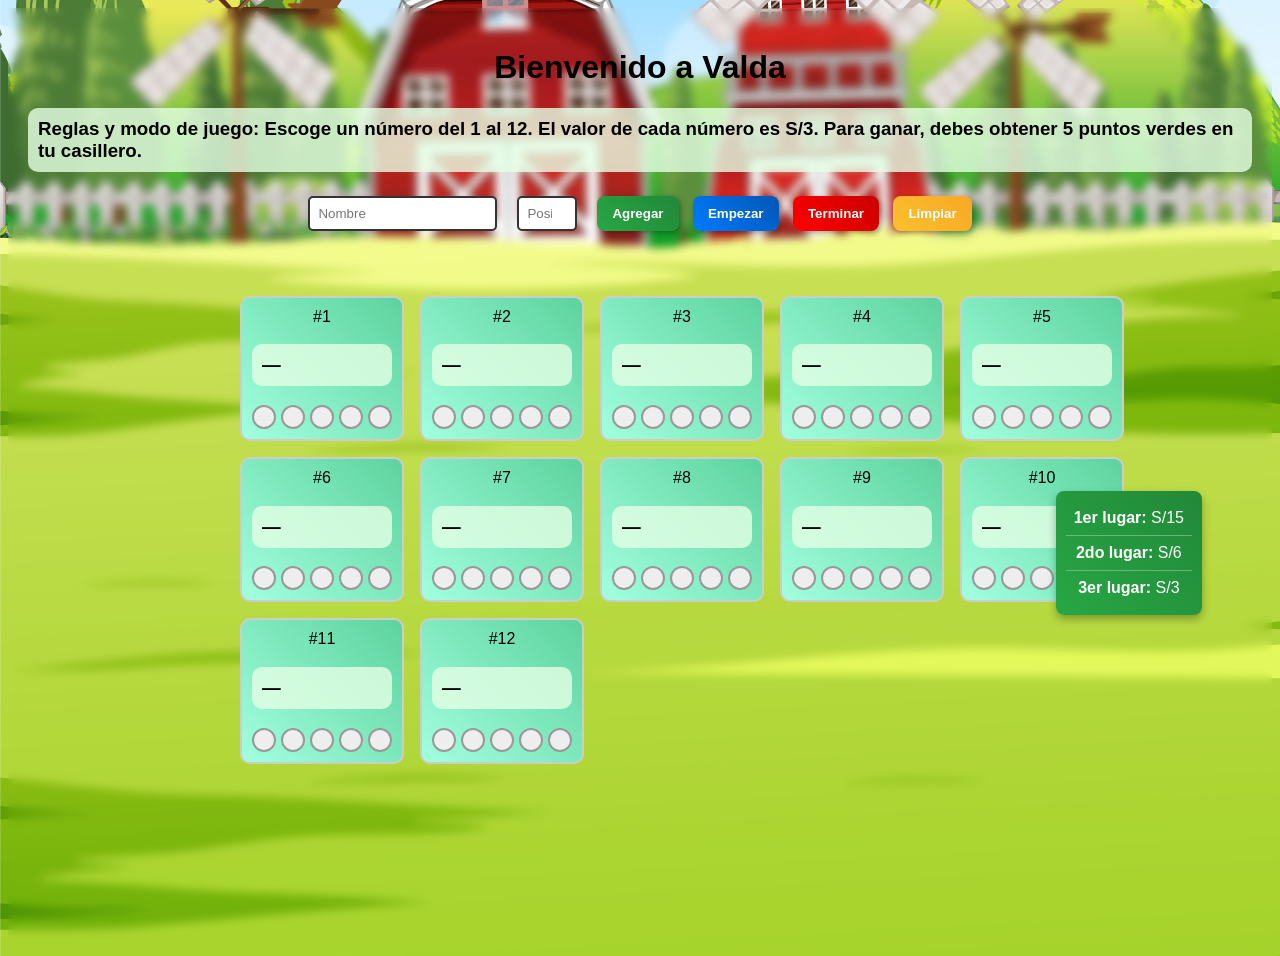
<file: index.html>
<!DOCTYPE html>
<html lang="es">
<head>
  <meta charset="UTF-8" />
  <meta name="viewport" content="width=device-width, initial-scale=1.0">
  <title>Juego de Cards Aleatorios</title>
  <link rel="stylesheet" href="styles.css" />
</head>
<body>

  <header>
    <h1>Bienvenido a Valda</h1>
    <div class="game-info">
      <h3 id="descripcion">
        Reglas y modo de juego: Escoge un número del 1 al 12. El valor de cada número es S/3.
        Para ganar, debes obtener 5 puntos verdes en tu casillero.
      </h3>
      <div class="game-horizontal">
        <ul>
          <li><strong>1er lugar:</strong> S/15</li>
          <li><strong>2do lugar:</strong> S/6</li>
          <li><strong>3er lugar:</strong> S/3</li>
        </ul>
      </div>
    </div>
  </header>

  <!-- Agrupación flexible para tarjetas y controles -->
  <section class="layout-flex">

    <!-- Contenedor de las tarjetas -->
    <div class="cards-container">
      <div class="container" id="cardContainer"></div>
    </div>

    <!-- Controles de juego -->
    <section class="controls">
      <input type="text" id="nameInput" placeholder="Nombre" />
      <input type="number" id="positionInput" placeholder="Posición (1-12)" min="1" max="12" />
      <div class="content-botones">
        <button class="btn-agregar" id="addBtn" onclick="addCard()">Agregar</button>
        <button class="btn-empezar" onclick="empezarJuego()">Empezar</button>
        <button class="btn-stop" onclick="terminarJuego()">Terminar</button>
        <button class="btn-limpiar" onclick="clearAll()">Limpiar</button>
      </div>
    </section>

  </section>

  <!-- Display del número aleatorio actual (molino) -->
  <section class="display-area oculto">
    <div id="numberDisplay"><span class="number-text">—</span></div>
  </section>

  <!-- Script principal -->
  <script src="script.js"></script>
</body>
</html>
</file>
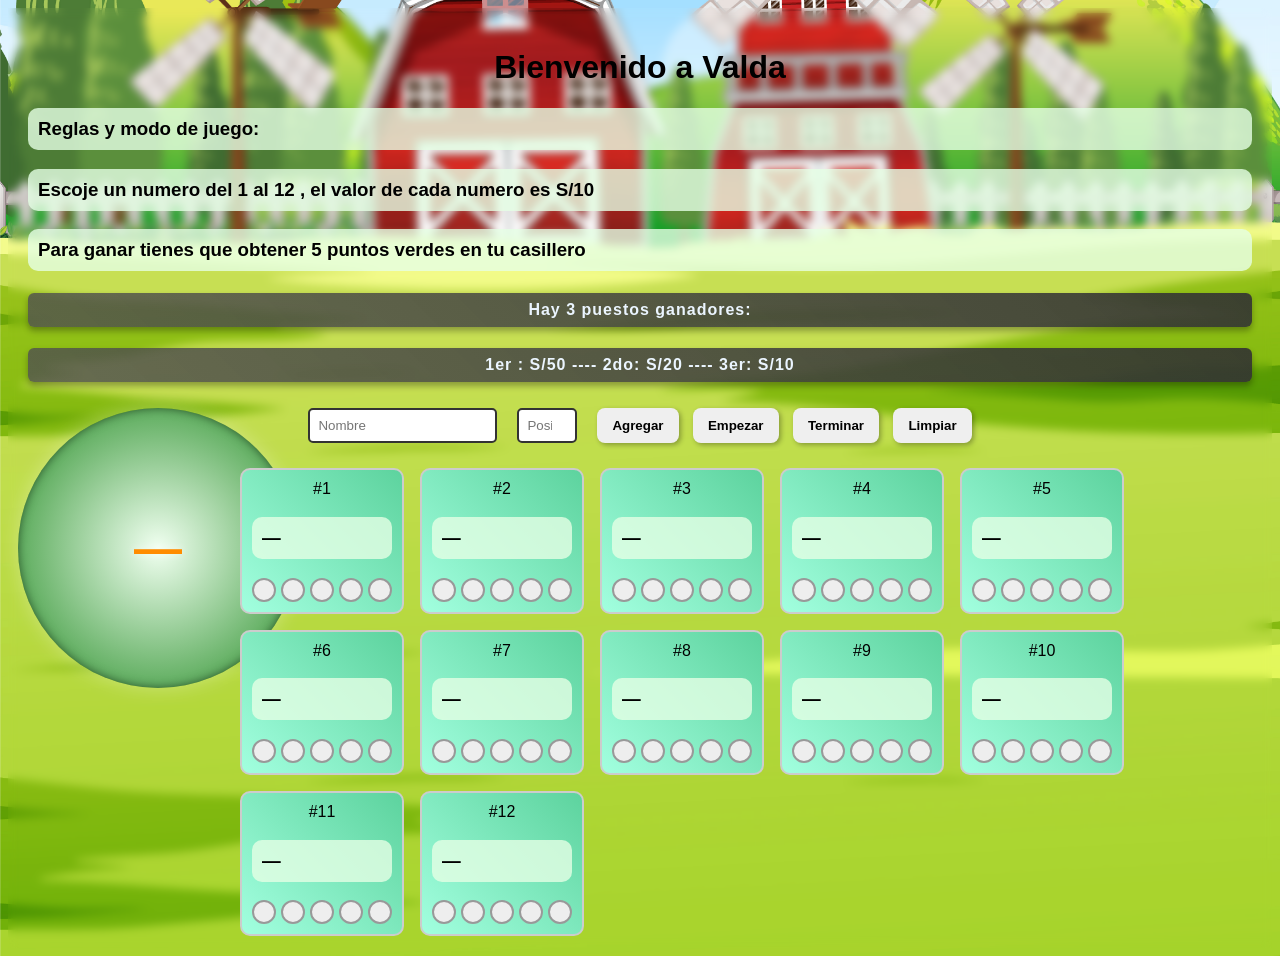
<file: inicio.html>
<!DOCTYPE html>
<html lang="es">
<head>
  <meta charset="UTF-8" />
  <title>Juego de Cards Aleatorios</title>
  <link rel="stylesheet" href="styles.css" />
</head>
<body>

  <H1>Bienvenido a Valda</H1>
  <h3>Reglas y modo de juego:</h3>
  <h3> Escoje un numero del 1 al 12 , el valor de cada numero es S/10</h3>
  <h3>Para ganar tienes que obtener 5 puntos verdes en tu casillero</h3>
  <h4>Hay 3 puestos ganadores:</h4>
  <h4>1er : S/50  ----  2do: S/20  ---- 3er: S/10</h4>

  <!-- Controles superiores -->
  <div class="controls">
    <input type="text" id="nameInput" placeholder="Nombre" />
    <input type="number" id="positionInput" placeholder="Posición (1-12)" min="1" max="12" />
    <div class="content-botones">
      <button id="addBtn" onclick="addCard()">Agregar</button>
      <button onclick="startRandom()">Empezar</button>
      <button onclick="stopRandom()">Terminar</button>
      <button onclick="clearAll()">Limpiar</button>
    </div>
    
  </div>

  <!-- Display del número aleatorio actual -->
  <div class="number-display" id="numberDisplay">—</div>

  <!-- Contenedor de las tarjetas -->
  <div class="container" id="cardContainer"></div>

  <!-- Script principal -->
  <script src="script.js"></script>
</body>
</html>
</file>
<file: styles.css>
body {
  font-family: Arial, sans-serif;
  text-align: center;
  padding: 20px;
  height: 100vh;
  background: url('images/granja.jpg') no-repeat center center fixed;
  background-size: cover;
  backdrop-filter: blur(5px);
}

.game-horizontal {
  display: flex;
  position: relative;
}

ul {
  position: absolute;
  right: 50px;
  top: 300px;
  list-style-type: none;
  padding: 10px;
  margin: 0 auto;
  background: linear-gradient(45deg, #28a745, #218838);
  border-radius: 8px;
  box-shadow: 0 4px 8px rgba(0, 0, 0, 0.3);
  z-index: 10;
}

.game-info p {
  color: #FFFFFF;
  background: linear-gradient(45deg, rgba(80, 80, 80, 0.8), rgba(50, 50, 50, 0.9));
  font-size: 18px;
  font-weight: bold;
  text-shadow: 2px 2px 4px rgba(0, 0, 0, 0.5);
}

ul li {
  padding: 8px;
  font-size: 16px;
  color: white;
  border-bottom: 1px solid rgba(255, 255, 255, 0.3);
}

ul li:last-child {
  border-bottom: none;
}

h3 {
  text-align: left;
  color: rgb(0, 0, 0);
  background-color: rgba(229, 255, 229, 0.8);
  padding: 10px;
  border-radius: 10px;
}

h4 {
  color: rgb(235, 245, 255);
  background: linear-gradient(45deg, rgba(80, 80, 80, 0.8), rgba(50, 50, 50, 0.9));
  padding: 8px;
  border-radius: 6px;
  box-shadow: 0 4px 6px rgba(0, 0, 0, 0.3);
  font-weight: bold;
  text-align: center;
  letter-spacing: 1px;
}

.controls {
  margin-bottom: 20px;
  display: flex;
  flex-wrap: wrap;
  justify-content: center;
  gap: 10px;
}

input {
  margin: 5px;
  padding: 8px;
  border-radius: 5px;
  border: 2px solid #333;
}

button {
  margin: 5px;
  padding: 10px 15px;
  cursor: pointer;
  border-radius: 8px;
  font-weight: bold;
  border: none;
  transition: all 0.3s ease-in-out;
  box-shadow: 2px 2px 5px rgba(0, 0, 0, 0.3);
}

.btn-agregar {
  color: white;
  background: linear-gradient(45deg, #28a745, #218838);
}

.btn-empezar {
  color: white;
  background: linear-gradient(45deg, #007bff, #0056b3);
}

.btn-stop {
  color: white;
  background: linear-gradient(45deg, #ff0000, #cc0000);
}

.btn-limpiar {
  color: white;
  background: linear-gradient(45deg, #fbc02d, #f9a825);
}

button:hover {
  transform: scale(1.05);
}


#numberDisplay {
  position: absolute;
  left: 10px;
  top: 400px;
  width: 280px;
  height: 280px;
  font-size: 48px;
  font-weight: bold;
  color: #ff8c00; /* Naranja intenso */
  display: flex;
  justify-content: center;
  align-items: center;
  background: radial-gradient(circle at center, #f0fff0, #228b22); /* verde brillante */
  border-radius: 50%;
  box-shadow: 0 0 20px rgba(255, 255, 255, 0.3), 0 0 10px rgba(0, 0, 0, 0.5) inset;
  animation: floatMagic 3s ease-in-out infinite;
  text-shadow: 0 0 8px rgba(255, 255, 255, 0.7);
}

@keyframes floatMagic {
  0% { transform: translateY(0); }
  50% { transform: translateY(-12px); }
  100% { transform: translateY(0); }
}

/* Tarjetas */
.container {
  display: grid;
  grid-template-columns: repeat(5, 1fr);
  gap: 1rem;
  max-width: 800px;
  margin: auto;
}

.oculto{
  visibility: hidden;
}

.card {
  border: 2px solid #ccc;
  border-radius: 10px;
  padding: 10px;
  transition: 0.3s;
  background: linear-gradient(45deg, #a2ffdf, #5dd39e);
  position: relative;
}

.card:hover {
  transform: scale(1.05);
}

.card.active {
  border-color: green;
  background-color: #e5ffe5;
}

.card.highlight {
  box-shadow: 0 0 15px 5px rgba(255, 215, 0, 0.8);
  transform: scale(1.03);
}

.circles {
  display: flex;
  justify-content: center;
  gap: 5px;
  margin-top: 10px;
}

.circle {
  width: 20px;
  height: 20px;
  border-radius: 50%;
  background-color: #eee;
  border: 2px solid #999;
  transition: all 0.3s ease-in-out;
}

.circle.active {
  background-color: green;
  box-shadow: 0 0 8px rgba(0, 255, 0, 0.8);
}

.layout-flex {
  display: flex;
  flex-direction: column;
}


/* Responsive: Móvil */
@media (max-width: 768px) {
  body {
    padding: 8px;
    font-size: 14px;
  }

  .container {
    grid-template-columns: repeat(3, 1fr);
    gap: 0.4rem;
  }

  .cards-container {
    order: 1;
  }


  .card {
    width: 80px;
    height: 80px;
    padding: 5px;
    font-size: 0.7rem;
  }


  .circles {
    gap: 3px;
  }

  .circle {
    width: 10px;
    height: 10px;
  }

  #numberDisplay {
    width: 100px;
    height: 100px;
    font-size: 24px;
    margin: 0 auto;
    position: relative;
    
  }
  
/* Ocultar solo en móviles */
  .display-area {
    position: absolute;
    top: -380px;
    left: 35%;
    display: flex;
    justify-content: center;
    margin: 10px 0;
  }

  ul {
    display: none;
  }

  h1 {
    font-size: 18px;
  }

  h3 {
    font-size: 12px;
    padding: 6px;
  }

  .controls {
    align-items: center;
    gap: 8px;
    order: 2;
  }

  input {
    width: 30%;
    font-size: 14px;
    padding: 6px;
  }

  .content-botones {
    display: flex;
    flex-wrap: wrap;
    justify-content: center;
    gap: 8px;
    width: 100%;
  }

  .content-botones button {
    flex: 1 1 calc(45% - 10px);
    max-width: 45%;
    font-size: 12px;
    padding: 6px;
  }

  .oculto{
    visibility: hidden;
  }
}

/* Orden normal para escritorio */
@media (min-width: 769px) {
  .layout-flex {
    flex-direction: column;
    justify-content: center;
    gap: 40px;
  }

  .cards-container {
    order: 1;
  }

  .controls {
    order: -1;
  }
}
</file>
